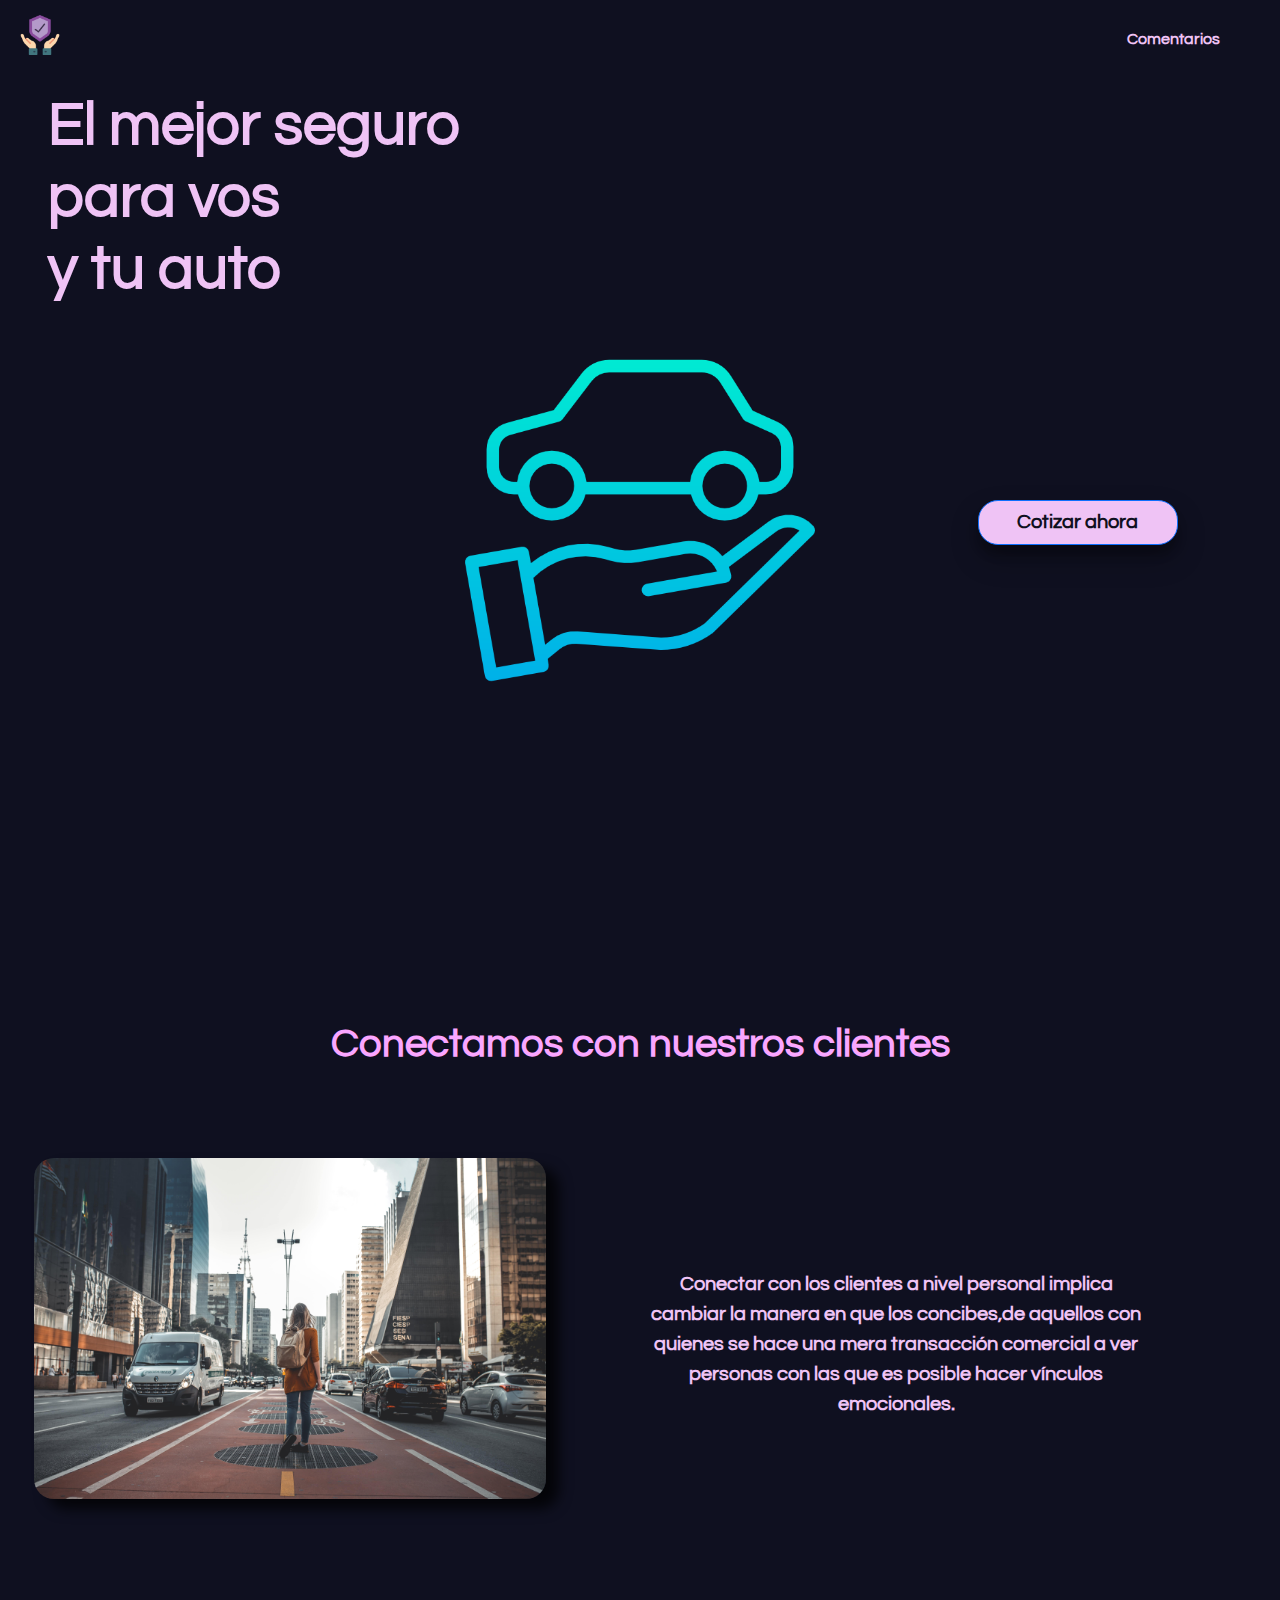
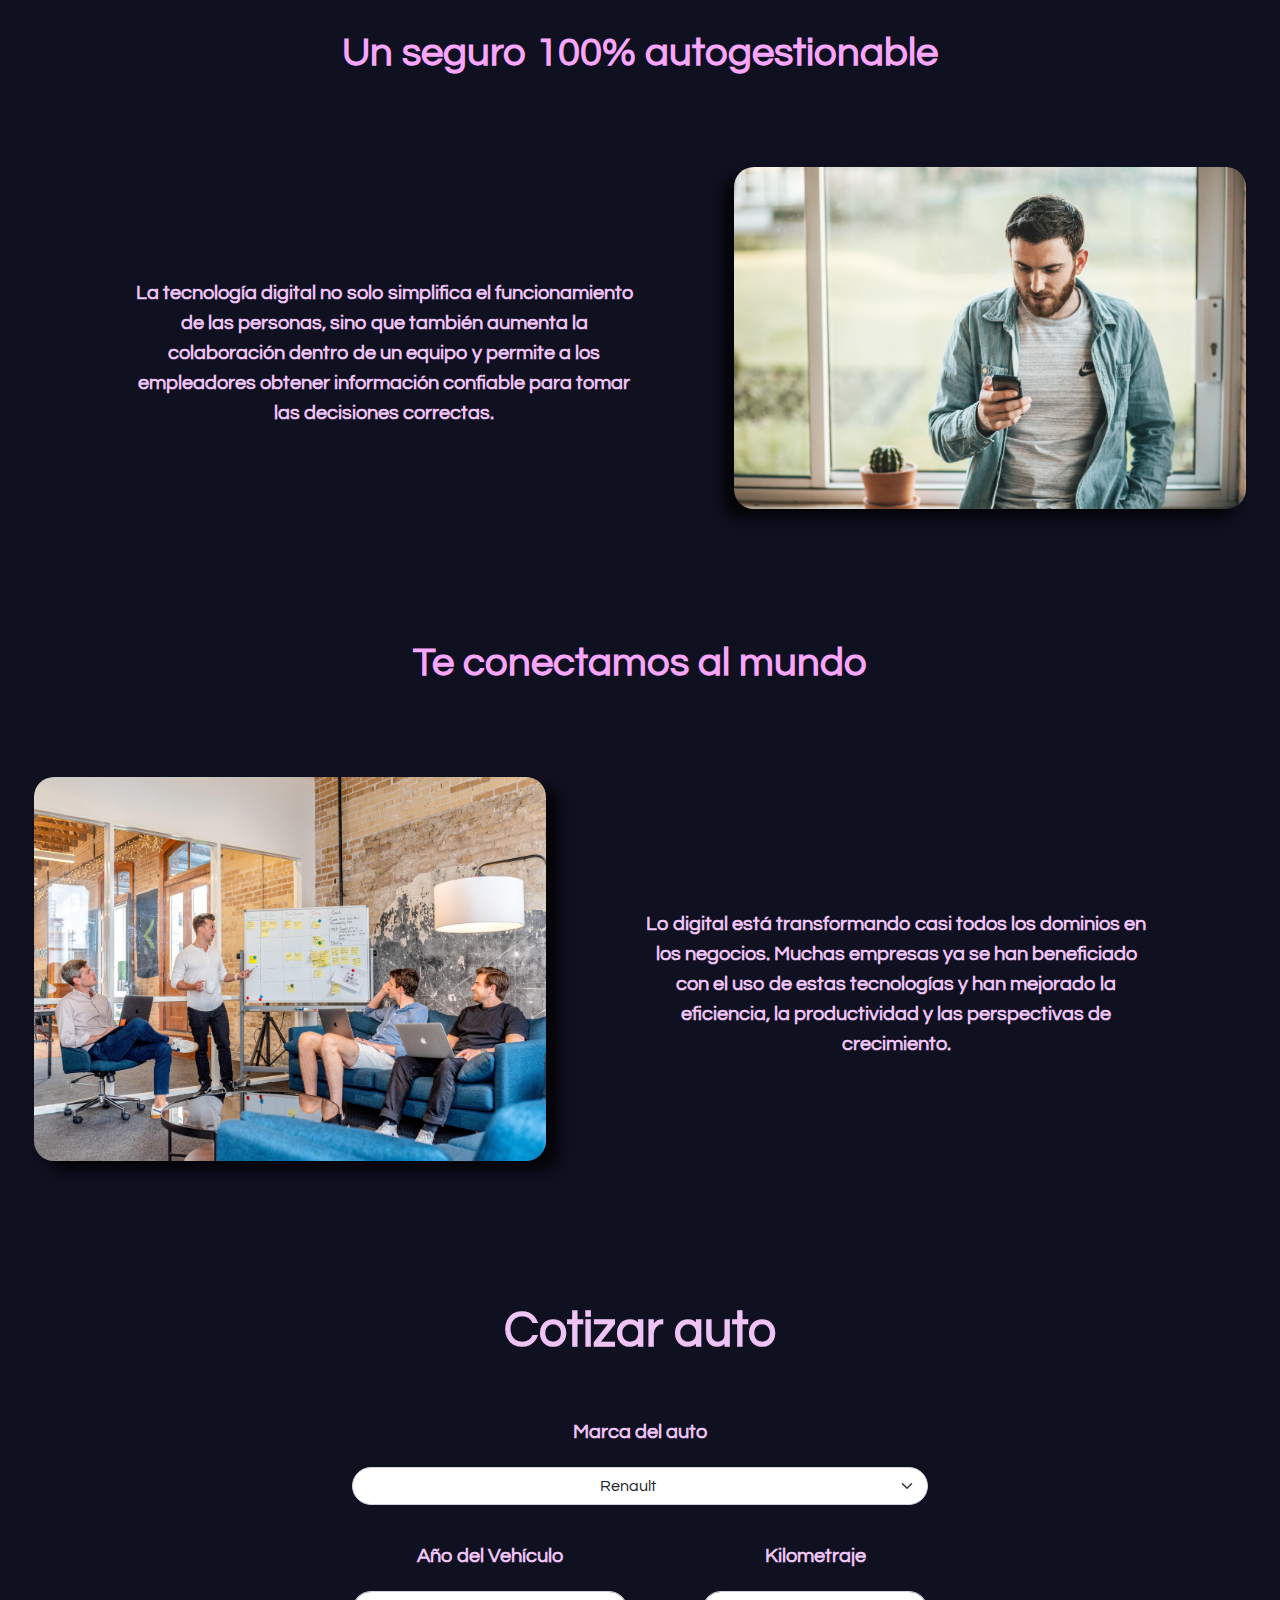
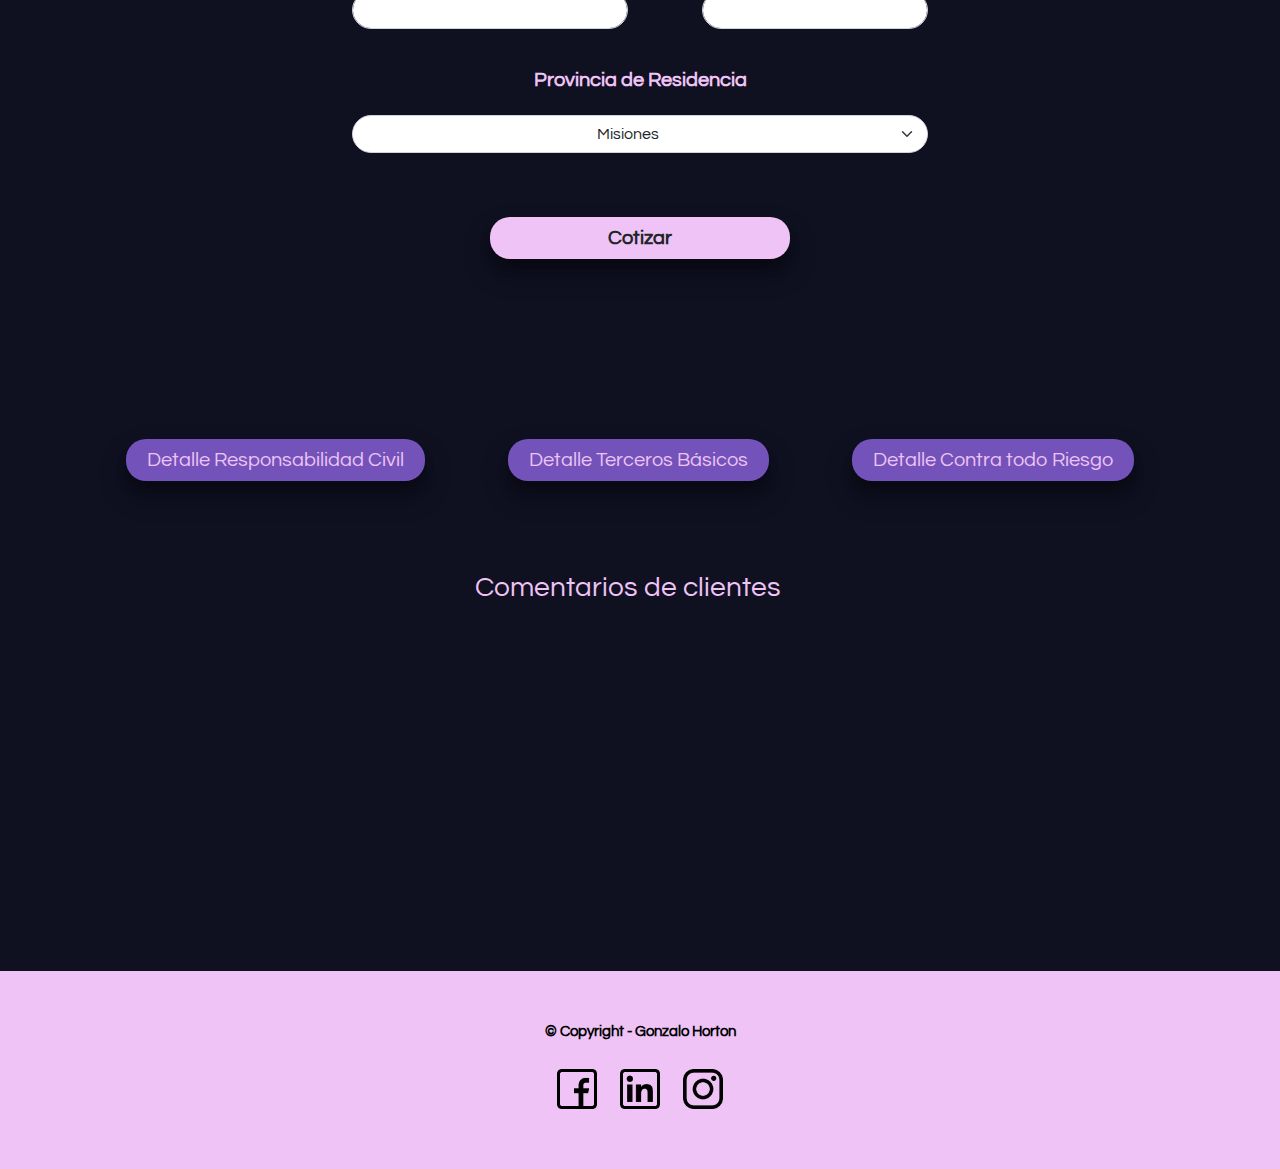
<file: index.html>
<!DOCTYPE html>
<html lang="es">
<head>

    <meta charset="UTF-8">
    <meta http-equiv="cache-control" content="no-cache" />
    <meta http-equiv="Pragma" content="no-cache" /> 
    <meta http-equiv="Expires" content="-1" />
    <meta http-equiv="X-UA-Compatible" content="IE=edge">
    <meta name="viewport" content="width=device-width, initial-scale=1.0">
    <meta name="description" content="El mejor seguro para vos y tu auto">
    <meta name="keywords" content="Seguro de auto, Mejor seguro de auto, seguros, cotizacion seguro de auto, seguros de autos argentina, el mejor seguro">
    <link rel="stylesheet" href="css/bootstrap.min.css">    
    <link rel="shortcut icon" href="img/life-insurance.png">
    <link rel="stylesheet" href="img/Ir Arriba/fonts.css">
    <link rel="stylesheet" href="css/estilos.css">
    <link rel="preconnect" href="https://fonts.gstatic.com">
    <link href="https://fonts.googleapis.com/css2?family=Lato:ital,wght@0,100;0,400;0,700;0,900;1,300;1,400;1,700;1,900&display=swap" rel="stylesheet">
    <link rel="preconnect" href="https://fonts.googleapis.com">
    <link rel="preconnect" href="https://fonts.gstatic.com" crossorigin>
    <link href="https://fonts.googleapis.com/css2?family=Questrial&display=swap" rel="stylesheet">
    <title>GH Tech - Seguros y Asistencias</title>
    <script src="https://cdn.jsdelivr.net/npm/bootstrap@5.0.2/dist/js/bootstrap.bundle.min.js" integrity="sha384-MrcW6ZMFYlzcLA8Nl+NtUVF0sA7MsXsP1UyJoMp4YLEuNSfAP+JcXn/tWtIaxVXM" crossorigin="anonymous"></script>
    <script src="https://cdnjs.cloudflare.com/ajax/libs/popper.js/1.14.3/umd/popper.min.js" integrity="sha384-ZMP7rVo3mIykV+2+9J3UJ46jBk0WLaUAdn689aCwoqbBJiSnjAK/l8WvCWPIPm49" crossorigin="anonymous"></script>
    <script src="https://stackpath.bootstrapcdn.com/bootstrap/4.1.3/js/bootstrap.min.js" integrity="sha384-ChfqqxuZUCnJSK3+MXmPNIyE6ZbWh2IMqE241rYiqJxyMiZ6OW/JmZQ5stwEULTy" crossorigin="anonymous"></script>    <script src="js/simulador.js" ></script>
    <script src="js/jquery-3.6.0.min.js"></script>
    <script src="js/botonSubir.js"></script>
    <script src="js/comentariosApi.js"></script>
    <script src="js/botonesCoberturas.js"></script>

</head>
<body>
   <header>
    <!-- Menu de navegación -->
    <div class=" header " id="wrap">
            <a href="index.html"><img src="img/life-insurance.png" alt="Logo" class="headerBoots__logo" width="50px"></a> 
            <nav>
                <ul class="hipervinculos hipervinculosBootsd-blex">
                    <a href="#cajaComentarios" class="hipervinculos__linksMenu"><li>Comentarios</li></a>
                </ul>
            </nav>
        </div>
    </header>
    

    <!-- Cuerpo de la pagina -->
    <main>
        <span class="ir-arriba icon-arrow-up2"></span>

    
        <section class="seccionInicio">
            <h1 class="tituloModificado">El mejor seguro <br> para vos <br>y tu auto</h1>
            <img src="img/car-insurance.png" alt="" class="imgInicio">
        </section>

       
        <a href="#cotizar" class="btn btn-primary btn-cotizar" id="auto">Cotizar ahora</a>

        <section class="seccionesMain">
            <h2 class="titulosSecciones">Conectamos con nuestros clientes</h2>
            <div  class="seccionesMain__primerSection">
                <img src="img/Primer.jpg" alt="Cliente" class="imagenesMail">
                <p class="textSeccions">Conectar con los clientes a nivel personal implica cambiar la manera en que los concibes,de aquellos con quienes se hace una mera transacción comercial a ver personas con las que es posible hacer vínculos emocionales.</p>
            </div>

        </section>

        <section class="seccionesMain">
            <h2 class="titulosSecciones titulosSeccionesMovile">Un seguro 100% autogestionable</h2>
            <div class="seccionesMain__segundaSection">
                <p class="textSeccions textSeccionsMovile">La tecnología digital no solo simplifica el funcionamiento de las personas, sino que también aumenta la colaboración dentro de un equipo y permite a los empleadores obtener información confiable para tomar las decisiones correctas.</p>
                <img src="img/Segunda.jpg" alt="Tecnología" class="imagenesMail2 imagenCelular">
            </div>
        </section>

        <section class="seccionesMain">
            <h2 class="titulosSecciones">Te conectamos al mundo</h2>
            <div class="seccionesMain__primerSection">
                <img src="img/tercer.jpg" alt="Futuro" class="imagenesMail">
                <p class="textSeccions">Lo digital está transformando casi todos los dominios en los negocios. Muchas empresas ya se han beneficiado con el uso de estas tecnologías y han mejorado la eficiencia, la productividad y las perspectivas de crecimiento.</p>
            </div>
        </section>
        
        
        
        <section class="formulario container d-blex" id="formulario"> 

                <div class="fomulario__cajaformulario" id="cotizar">
                    
                    <h3 class="tituloForm">Cotizar auto</h3>

                    <form action="#" class=" container cajaForm">
                        
                            <div class="row">

                        
                                    <div class="col-12">
                                        <label for="model" class="form-label mt-3 labels">Marca del auto</label>
                                        <select name="model" id="model" class="modeloAuto form-select cajaSelectores">
                                            <option value="Renault">Renault</option>
                                            <option value="Fiat">Fiat</option>
                                            <option value="Peugeot">Peugeot</option>
                                            <option value="Volkswagen">Volkswagen</option>
                                            </select>
                                    </div>
                                
                                
                                    <div class="col-6">

                                        <label for="age" class="form-label mt-3 labels">Año del Vehículo</label>
                                        <input type="text" name="age" id="age" class="form-control modeloAuto cajaSelectores ">
                                        <div class="alert alert-warning warningAgeposition" role="alert" id="warningAge">
                                        <strong> Solo tenemos seguro para vehículos del 1998 al 2022</strong>
                                        </div>


                                   
                                        </div>
                            
                                    <div class="col-1"></div>
                            
                                    <div class="col-5">

                                        <label for="Km" class="form-label mt-3 labels">Kilometraje</label>
                                        <input type="tel" name="Km" id="km" class="form-control modeloAuto cajaSelectores">
                                        <div class="alert alert-warning warningAgepositionkm" role="alert" id="warningKm">
                                            <strong> EL kilometraje solo tiene que estar en numeros</strong>
                                            </div>

                                    </div>

                                    <div class="col-12 mb-4">
                                  
                                        <label for="residenceZone" class="form-label mt-3 labels">Provincia de Residencia</label>
                                        <select name="residenceZone" id="residenceZone" class="modeloAuto form-select cajaSelectores">
                                            <option value="Misiones">Misiones</option>
                                            <option value="San Luis">San Luis</option>
                                            <option value="San Juan">San Juan</option>
                                            <option value="Entre Ríos">Entre Ríos</option>
                                            <option value="Santa Cruz">Santa Cruz</option>
                                            <option value="Río Negro">Río Negro</option>
                                            <option value="Chubut">Chubut</option>
                                            <option value="Córdoba">Córdoba</option>
                                            <option value="Mendoza">Mendoza</option>
                                            <option value="La Rioja">La Rioja</option>
                                            <option value="Catamarca">Catamarca</option>
                                            <option value="La Pampa">La Pampa</option>
                                            <option value="Santiago del Estero">Santiago del Estero</option>
                                            <option value="Corrientes">Corrientes</option>
                                            <option value="Santa Fe">Santa Fe</option>
                                            <option value="Tucumá¡n">Tucumá¡n</option>
                                            <option value="Neuquén">Neuquén</option>
                                            <option value="Salta">Salta</option>
                                            <option value="Chaco">Chaco</option>
                                            <option value="Formosa">Formosa</option>
                                            <option value="Jujuy">Jujuy</option>
                                            <option value="Ciudad Autónoma de Buenos Aires">Ciudad Autónoma de Buenos Aires</option>
                                            <option value="Buenos Aires">Buenos Aires</option>
                                            <option value="Tierra del Fuego">Tierra del Fuego</option>
                                            </select>
                                    </div>
        
                            
                                    <div class="col-12">
                                        <button class="botonesForm btn" id="btncotizar">Cotizar</button>
                                    </div>
                    
                    
                    </div>
                    <div>

                  
                </form>

            </div>
        </section>

        <div class="spinner">
            <div class="spinner-item"></div>
        </div>
        <div class="" id="preloader"></div>

        <div id="cajaCotizaciones"  class="container-fluid d-blex cajaCotizaciones" >
        </div>

       

        <div class="container-fluid d-blex cajaCotizaciones mb-4" >
            <div class="d-inline-flex">
                <button class="botonesConocer btn" id="respon">Detalle Responsabilidad Civil </button>
            </div>
            <div class="d-inline-flex">
                <button class="botonesConocer btn" id="tercero">Detalle Terceros Básicos</button>
            </div>
            <div class="d-inline-flex">
                <button class="botonesConocer btn" id="todoRiesgo">Detalle Contra todo Riesgo</button>
            </div>
        </div>

          <div class="card text-center cardRespon carDetalle mt-4" id="cardRespon" >
            <div class="card-header">
              Detalle de Cobertura
            </div>
            <div class="card-body">
              <h5 class="card-title">Responsabilidad Civil</h5>
              <p class="card-text">Cobertura contra terceros por $1.000.000</p>
              <p class="card-text">Servico de gestoría</p>
              <p class="card-text">Lubrimovil</p>
              <a href="#" class="btn btn-primary">Contratar</a>
            </div>
            <div class="card-footer text-muted">
              El mejor del mercado
            </div>

          </div>


          
          <div class="card text-center cardRespon carDetalle mt-4" id="cardResponTercero" >
            <div class="card-header">
              Detalle de Cobertura
            </div>
            <div class="card-body">
              <h5 class="card-title">Terceros Basicos</h5>
              <p class="card-text">Cobertura contra terceros por $1.000.000</p>
              <p class="card-text">Servico de gestoría</p>
              <p class="card-text">Gruas las 24hs</p>
              <p class="card-text">Destrucción total</p>
              <p class="card-text">Incendio total</p>
              <p class="card-text">Lubrimovil</p>
              <a href="#" class="btn btn-primary">Contratar</a>
            </div>
            <div class="card-footer text-muted">
              El mejor del mercado
            </div>
        </div>


        <div class="card text-center cardRespon carDetalle mt-4" id="cardResponTodo" >
            <div class="card-header">
              Detalle de Cobertura
            </div>
            <div class="card-body">
              <h5 class="card-title">Terceros Basicos</h5>
              <p class="card-text">Cobertura contra terceros por $1.000.000</p>
              <p class="card-text">Servico de gestoría</p>
              <p class="card-text">Gruas las 24hs</p>
              <p class="card-text">Destrucción total</p>
              <p class="card-text">Incendio total</p>
              <p class="card-text">Destrucción parcial</p>
              <p class="card-text">Incendio Parcial</p>
              <p class="card-text">Lubrimovil</p>
              <a href="#" class="btn btn-primary">Contratar</a>
            </div>
            <div class="card-footer text-muted">
              El mejor del mercado
            </div>
        </div>

        
        <div class="d-flex container-fluid  row pb-4 comentariosClientes" id="">
            <div class="col-12">
                   <h3> Comentarios de clientes</h3>    
               </div>




            <div class="row justify-content-center col-12 mt-4 cajaComentariosClientes" id="cajaComentarios">
            </div>
        </main>
    
    
    <!-- Pie de pagina -->
        <footer>
            <p class="tituloFooter">© Copyright - Gonzalo Horton</p>
            <a href="https://www.facebook.com/"><img src="img/Redes/facebook.png" alt="logoFacebook" class="logodosRedes"></a>
            <a href="https://www.linkedin.com/in/gonzalo-horton-50905719a/"><img src="img/Redes/linkedin.png" alt="logoFacebook" class="logodosRedes"></a>
            <a href="https://www.instagram.com/gonza.hor/"><img src="img/Redes/logotipo-de-instagram.png" alt="logoFacebook" class="logodosRedes"></a>
        </footer>
        
  

</body>
</html>
</file>
<file: img/Ir Arriba/fonts.css>
@font-face {
  font-family: 'icomoon';
  src:  url('fonts/icomoon.eot?otit9x');
  src:  url('fonts/icomoon.eot?otit9x#iefix') format('embedded-opentype'),
    url('fonts/icomoon.ttf?otit9x') format('truetype'),
    url('fonts/icomoon.woff?otit9x') format('woff'),
    url('fonts/icomoon.svg?otit9x#icomoon') format('svg');
  font-weight: normal;
  font-style: normal;
  font-display: block;
}

[class^="icon-"], [class*=" icon-"] {
  /* use !important to prevent issues with browser extensions that change fonts */
  font-family: 'icomoon' !important;
  speak: never;
  font-style: normal;
  font-weight: normal;
  font-variant: normal;
  text-transform: none;
  line-height: 1;

  /* Better Font Rendering =========== */
  -webkit-font-smoothing: antialiased;
  -moz-osx-font-smoothing: grayscale;
}

.icon-arrow-up2:before {
  content: "\ea3a";
}
</file>
<file: css/estilos.css>
@charset "UTF-8";
*{
  padding: 0px;
  margin: Opx;
}


body {
  font-family: Questrial;
  padding: 0px;
  margin: 0px;
  background: #0F1020;
  text-align: center; 
  color: #EFC3F5;
}
  

/* Estilos de Menu  xxxxxxxxxxxxxxxxxxxxxxxxxxxxxxxxxxxxx*/

p{
  font-size: 20PX;
}

.imgCliente{
  border-radius: 50%;
}

.cajaComentario{
  width: 45%;
}

.header {
  height: 70px;
  align-items: center;
  display: flex;
  justify-content: space-between;
   }
  .header ul {
    list-style-type: none; }
    .header ul li {
      padding: 10px;
      display: inline-block; }



.aparecerMenú{
  display:flex;
  position: fixed;
  width: 100%;
  z-index: 1;
  background: #7353BA;
}

.headerBoots__logo {
  width: 40px;
  position: relative;
  left: 20px;
  top: 0px; }

.hipervinculos {
  display: inline-block;
  width: 700px; }
  .hipervinculos li {
    float: right;
    text-align: center;
    align-items: center;
    margin-right: 50px;
  }
  .hipervinculos li:hover {
    background: #7353BA;
    color: #0F1020; }
  .hipervinculos a {
    display: block; }

.hipervinculos__linksMenu {
  text-decoration: none;
  list-style: none;
  color: #EFC3F5;
  font-weight: 700; 
  margin-top: 30px;
}

  
.menuMedia {
  padding-top: 5px;
  padding-bottom: 5px;
  border: none;
  background: #F0F8FF; }

.menuMedia:focus {
  background: gray;
  color: white; }

.teclaMenu {
  display: none;
  margin: 0px; }



/* Estilos Main xxxxxxxxxxxxxxxxxxxxxxxxxxxxxxxxxxxxx*/
h1 {
  margin-top: 10px;
  color: #3CDEA5;
  font-weight: 900;
  font-size: 30px; }

h2 {
  font-weight: bold;
  font-size: 40px;
  text-align: center;
  color: #FAA6FF;
  font-weight: 900;
  margin-bottom: 90px; }

.seccionInicio {
  display: flex;
  justify-content: center;
  width: 100%;
  height: 100vh;
}

.imgInicio{
  align-self: center;
  width: 350px;
  height: 350px;
}

.imagenesMail {
  width: 40%;
  margin-bottom: 80px;
  border-radius: 20px;
  box-shadow: 13px 10px 13px 0px rgba(0,0,0,0.75);

}

.imagenesMail2 {
  width: 40%;
  margin-bottom: 80px;
  border-radius: 20px;
  box-shadow: -11px 10px 13px 0px rgba(0,0,0,0.75);


}


.tituloModificado {
  font-family: Questrial;
  text-align: start;
  font-size: 60px;
  top: 80px;
  left: -80px;
  position: absolute;
  color: #EFC3F5;
  font-weight: 900;
  margin-left: 10%; }

.btn-cotizar{
  border-radius: 20px;
    color: #0F1020;
    top: 500px;
    font-size: 20px;
    right: 8%;
    position: absolute;
    width: 200px;
    height: 45px;
    font-weight: 900;
    box-shadow: 0 14px 28px rgba(0,0,0,0.25), 0 10px 10px rgba(0,0,0,0.22);
    transition: all 0.3s cubic-bezier(.25,.8,.25,1);
    background: #EFC3F5;
}

.btn-cotizar:hover{
  background: #7353BA;
  color: #EFC3F5;
  box-shadow: 0 14px 28px rgba(0,0,0,0.25), 0 10px 10px rgba(0,0,0,0.22);
}

.seccionesMain {
  padding-top: 50px; }




.seccionesMain__primerSection {
  display: flex;
  justify-content: end;
  flex-wrap: nowrap;
  justify-content: center;
  align-items: center; }
  .seccionesMain__primerSection p {
    width: 500px;
    margin: 100px;
    margin-bottom: 150px; }

.seccionesMain__segundaSection {
  display: flex;
  justify-content: end;
  flex-wrap: nowrap;
  justify-content: center;
  align-items: center; }
  .seccionesMain__segundaSection p {
    width: 500px;
    margin: 100px;
    margin-bottom: 150px; }

.labels{
  margin: 20px;
  font-weight: bold;
  font-size:20px;
}

.cajaSelectores{
  margin-bottom: 20px;
}


/* Estilos Formulario xxxxxxxxxxxxxxxxxxxxxxxxxxxxxxxxxxxxx*/
.fomulario {

  font-size: 15px;
  display: flex;
  flex-wrap: wrap;
  justify-content: center;
  align-content: center; }

.fomulario__cajaformulario {
  /* border: solid black 1PX; */
  width: 600px;
  margin-bottom: 20px;
  margin-top: 30px; }

.tituloForm {
  color: #EFC3F5; 
  font-weight: bold;
  font-size: 50PX;
  margin-top: 30PX;
}

.cajaForm{
  margin-top: 40px;
  margin-bottom: 40PX;
}


p {
  font-weight: bold; }

.formulario {
  display: flex;
  justify-content: center; }

.formulario h2 {
  color: #000; }

/* .formulario input{
    margin: 5px;
  } */
.formulario a {
  text-decoration: none; }

.botonesForm {
  border-radius: 20px;
  width: 300px;
  background: #EFC3F5;
  padding-top: 5px;
  padding-bottom: 5px;
  padding-right: 20px;
  padding-left: 20px;
  margin: 20px;
  font-size: 20px;
  font-weight: 700; 
  box-shadow: 0 14px 28px rgba(0,0,0,0.25), 0 10px 10px rgba(0,0,0,0.22);
}

.botonesForm:hover {
  background: #7353BA;
  color: #EFC3F5;
  box-shadow: 0 14px 28px rgba(0,0,0,0.25), 0 10px 10px rgba(0,0,0,0.22);
}

.formularioEnmensaje {
  display: flex; }

.mensajeDatosauto{
  font-size: 25px;
  color: #8B4F9F;
  padding: 20px;
}

.modeloAuto{
  display: inline;
  border-radius: 20px;
  text-align: center;
}

.cajasCoti{
  box-shadow: -11px 10px 13px 0px rgba(0,0,0,0.75);
  background: #EFC3F5;
  color: #000;
  font-size: 20px;
  margin: 25PX;
}

.cajasDentro{
  padding: 15px;
  font-size: 25px;
}

.spinner{
  margin: 30px;
}

.preloader {
  margin-top: 30px;
  margin-bottom: 30px;
  margin: auto;
  width: 150px;
  height: 150px;
  border: 10px solid #eee;
  border-top: 10px solid #666;
  border-radius: 50%;
  animation-name: girar;
  animation-duration: 2s;
  animation-iteration-count: infinite;
  animation-timing-function: linear;
}
@keyframes girar {
  from {
    transform: rotate(0deg);
  }
  to {
    transform: rotate(360deg);
  }
}

.cardRespon{
  display: none;
}

.carDetalle{
  color: #000;
  background: #FAA6FF;
}

.aparecerCard{
  display: flex;
}

.botonesConocer {
  padding-top: 5px;
  padding-bottom: 5px;
  padding-right: 20px;
  padding-left: 20px;
  margin: 30px;
  margin-top: 70px;
  margin-right: 50px;
  border-radius: 20px;
  background-color: #7353BA;
  font-size: 20px;
  color: #EFC3F5;
  box-shadow: 0 14px 28px rgba(0,0,0,0.25), 0 10px 10px rgba(0,0,0,0.22);
  ;

}

.botonesConocer:hover{
  background: #0F1020;
  color: #FAA6FF;
  box-shadow: none;

}

.ir-arriba {
	display:none;
	padding:15px;
	background:#EFC3F5;
	font-size:20px;
	color:#0F1020;
	cursor:pointer;
	position: fixed;
	bottom:20px;
	right:20px;
  z-index: 1;
  border-radius: 10PX;
}

.comentariosClientes{
  height: 400px;
  margin-top: 60px;
}


.cajaComentariosClientes{
  font-size: 15px;
  font-weight: lighter;
}


.añoError{
  background: rgb(211, 82, 82);
}





.warningAge{
 display: none;
}



/* Estilos Footer xxxxxxxxxxxxxxxxxxxxxxxxxxxxxxxxxxxxx*/
.logodosRedes {
  width: 60px;
  height: 60px;
  padding: 10px; }

footer {
  padding-top: 50PX;
  padding-bottom: 50px;
  color: #000;
  text-align: center;
  vertical-align: center;
  background: #EFC3F5; }

footer p{
  font-size: 15px;
}
  

.logodosRedesdos {
  width: 40px;
  height: 40px;
  padding: 10px; }

  



  @media (max-width: 700px) {
    .tituloModificado{
      font-size:40px;
      left: 15px;
    }
    .hipervinculos {
      display: inline-block;
      width: 100px; 
    }
    .btn-cotizar{
      top: 85vh;
    }
    .imgInicio{
      width: 200px;
      height: 200px;
    }

    .seccionesMain__primerSection{
      display: flex;
      flex: start;
      flex-direction: column;
    }

    .seccionesMain__segundaSection{
      display: flex;
      flex: start;
      flex-direction: column;
    }
    .imagenesMail{
      width: 90%;
      margin-bottom: 10px;
    }
    .imagenesMail2{
      width: 90%;
      margin-bottom: 10px;
    }
    .textSeccions{
      font-size: 15px;
      width: 80%;
      text-align: start;
    }


   .cajaComentariosClientes{
    display: flex;
    flex-direction: column;
    width: 350px;
  }
  .cajaComentariosClientes p{
  font-size: 13px;

 }
  .cajaComentario{
   margin-bottom: 15px;
  }
  }


  @media (max-width: 520px) {
    .cajaComentariosClientes{
      display: flex;
      flex-direction: column;
      width: 200px;
    }
    .botonesConocer{
      font-size: 15px;
    }
    .imgCliente{
      width: 90px;
    }
    .nombreCliente{
      font-size: 15px;
    }
    footer{
      margin-top: 10px;
      font-size: 10px;
    }
    .logodosRedes{
      width: 50px;
      height: 50px;
    }
    .titulosSecciones{
      font-size: 25px;
      margin-top: 50px;
    }
    .labels{
      font-size: 15px;
    }
    .seccionesMain__primerSection p {
      width: 350px;
      margin: 50px;
       }
    .seccionesMain__segundaSection p {
      width: 350px;
      margin: 50px;
      }
    
    
    .titulosSeccionesMovile{
      margin-bottom: 0px;
    }
  }
</file>
